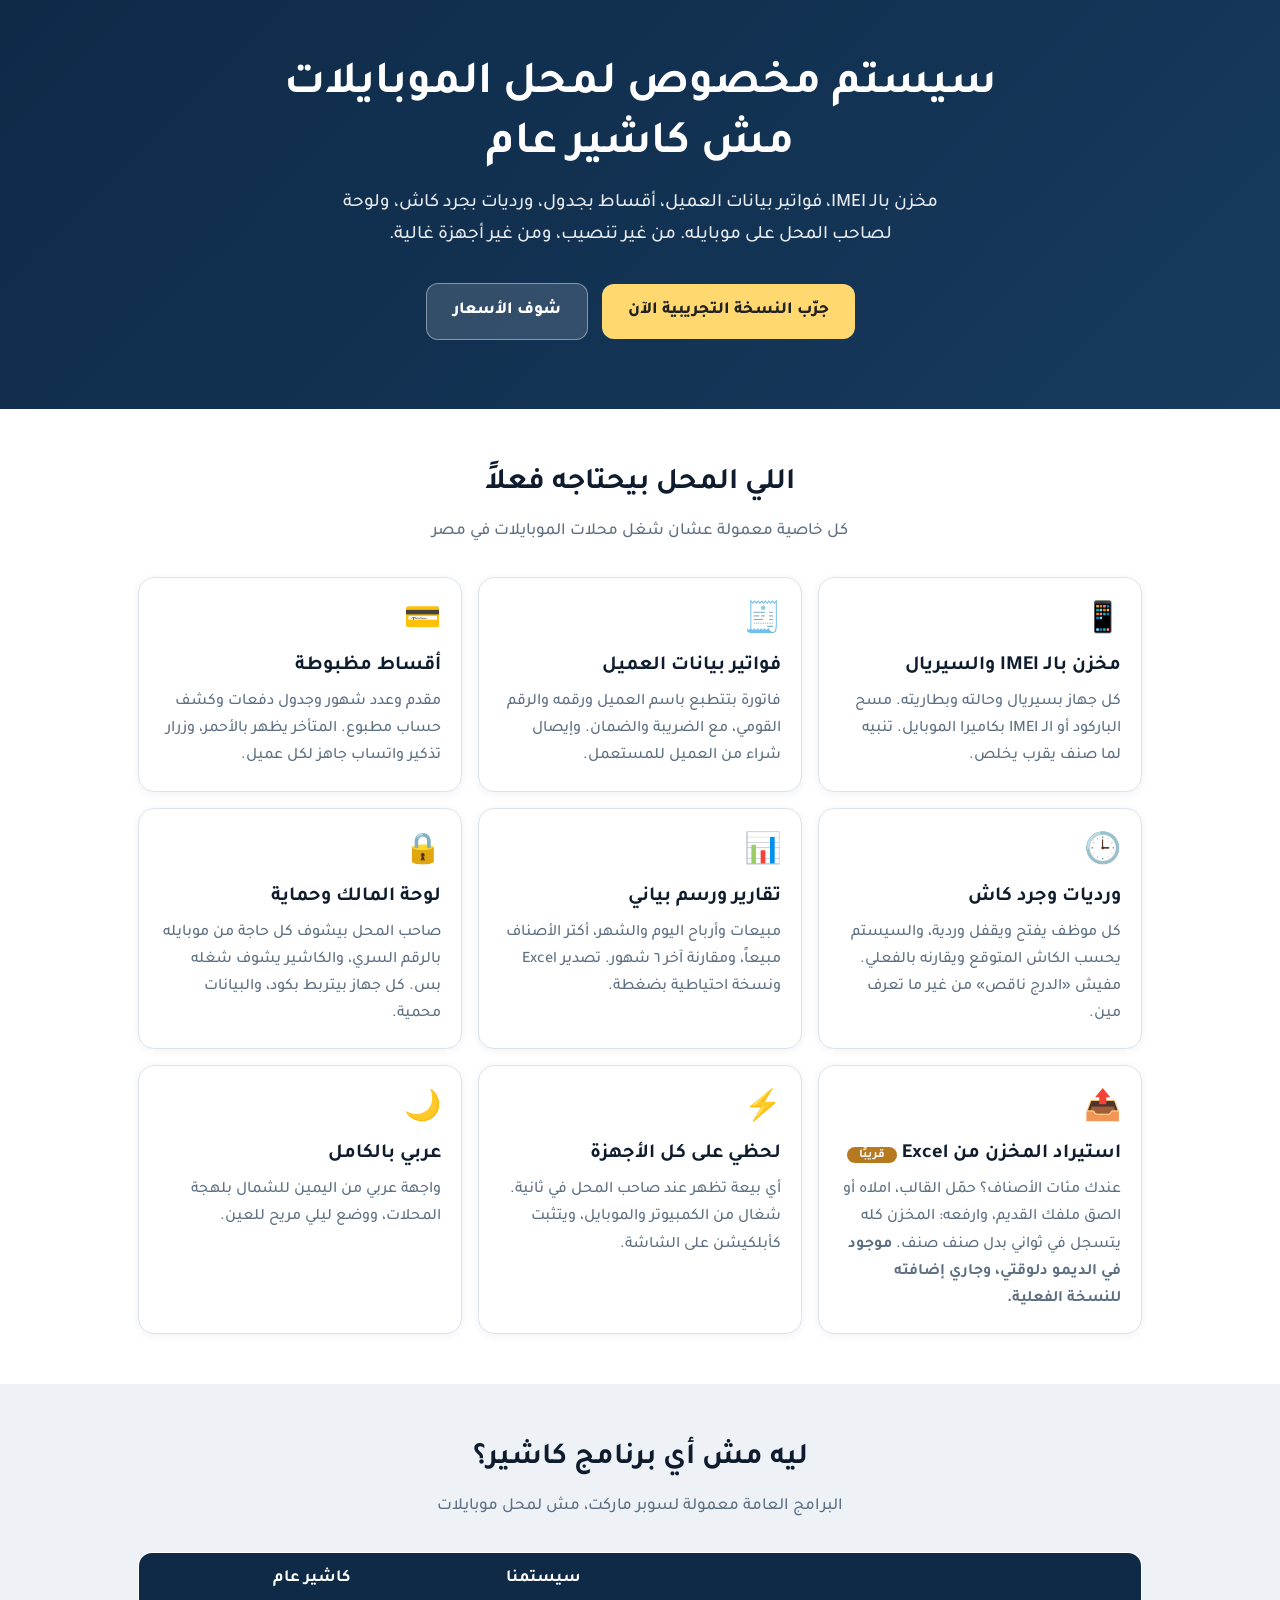
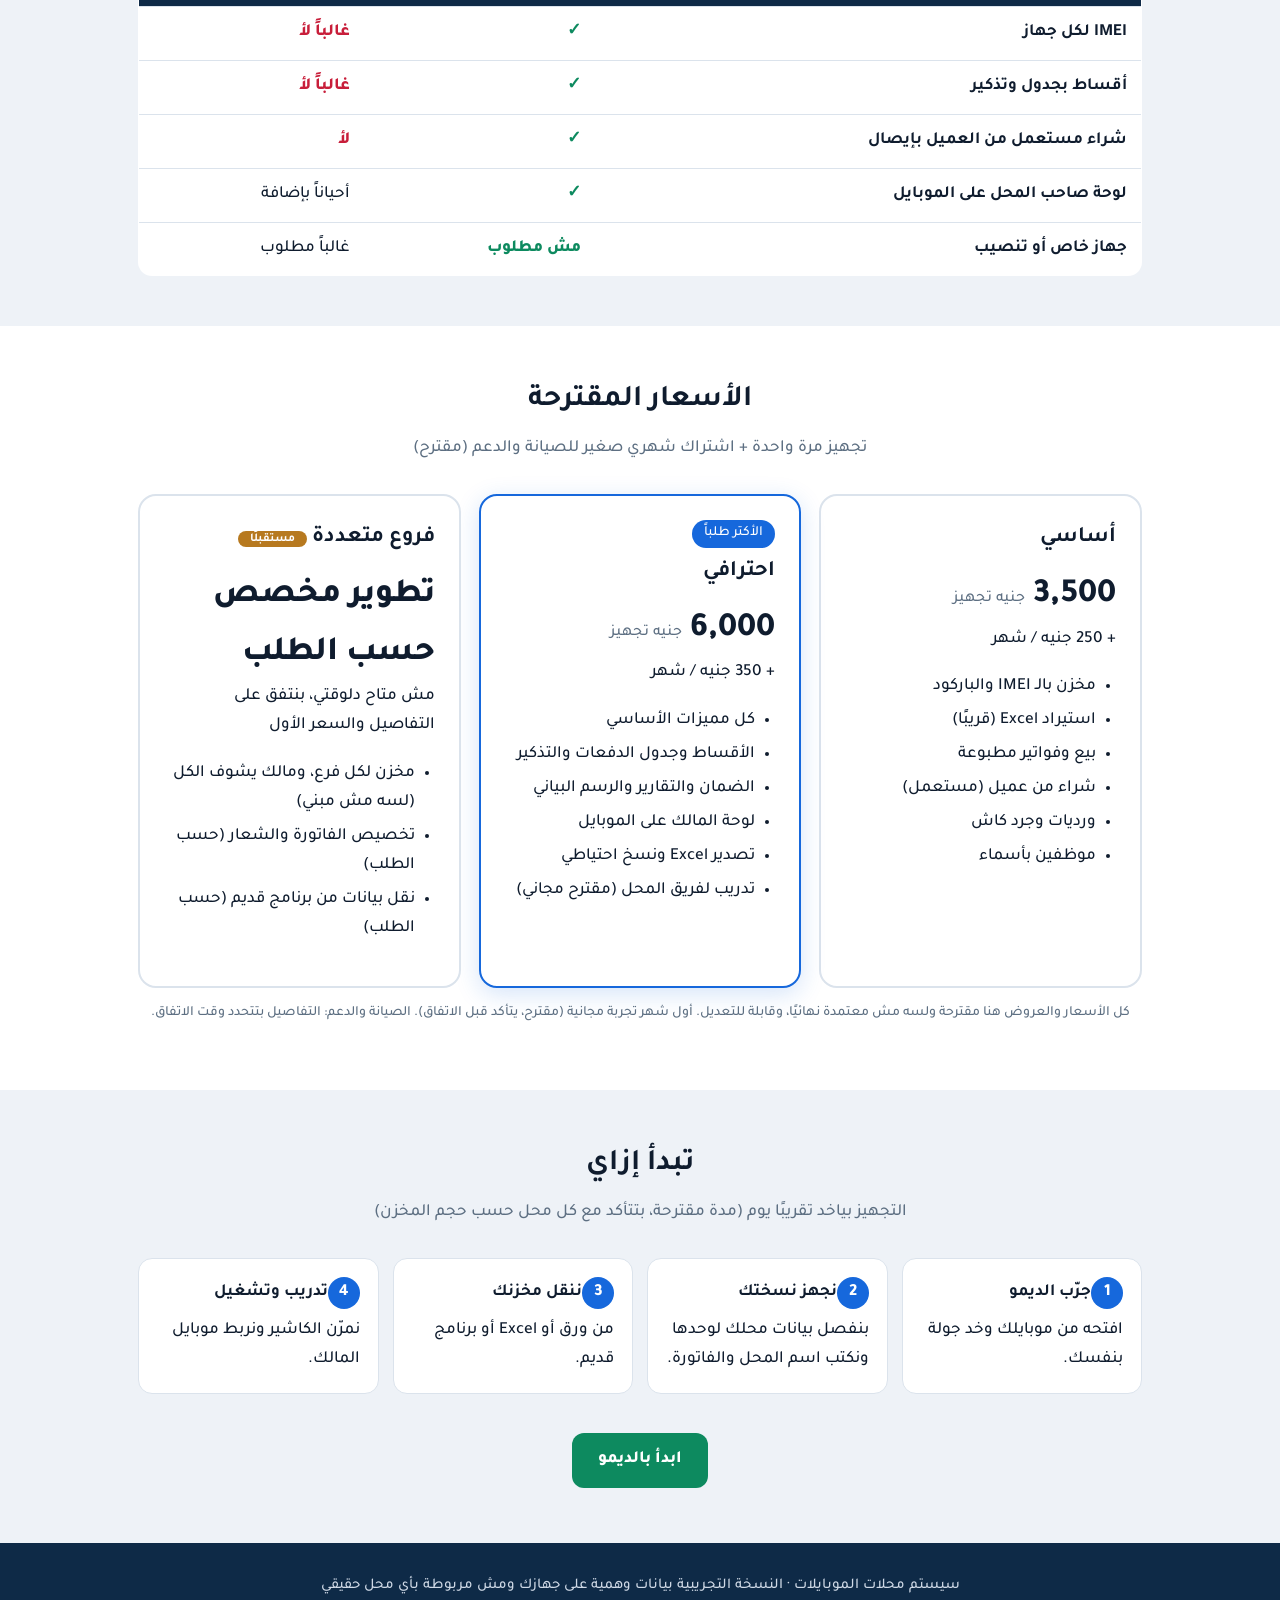
<file: index.html>
<!doctype html>
<html lang="ar" dir="rtl">
<head>
<meta charset="utf-8">
<meta name="viewport" content="width=device-width,initial-scale=1">
<title>سيستم محلات الموبايلات: مخزن، IMEI، أقساط، ورديات</title>
<meta name="description" content="سيستم إدارة مخصوص لمحلات الموبايلات في مصر: مخزن بالسيريال، فواتير، أقساط، ورديات، تقارير ولوحة للمالك. يشتغل من أي موبايل أو كمبيوتر.">
<meta name="theme-color" content="#0e2a47">
<link rel="stylesheet" href="https://fonts.googleapis.com/css2?family=Tajawal:wght@400;500;700;800&display=swap">
<style>
:root{--navy:#0e2a47;--blue:#1668dc;--green:#0d8a5f;--ink:#0f1c2e;--mute:#5d6f82;--line:#dbe3ec;--bg:#eef2f7}
*{box-sizing:border-box}body{margin:0;font:500 17px/1.7 Tajawal,Tahoma,Arial,sans-serif;color:var(--ink);background:#fff}
a{color:inherit}.wrap{max-width:1040px;margin:0 auto;padding:0 18px}
.hero{background:linear-gradient(135deg,var(--navy),#173a5e);color:#fff;padding:56px 0 64px;text-align:center}
.hero h1{font-size:clamp(28px,5vw,46px);margin:0 0 12px;line-height:1.3}.hero p{margin:0 auto 26px;max-width:640px;opacity:.9;font-size:19px}
.btn{display:inline-block;padding:13px 26px;border-radius:12px;font-weight:800;text-decoration:none;margin:5px;font-size:17px}
.b1{background:#ffd970;color:#222}.b2{background:rgba(255,255,255,.14);color:#fff;border:1px solid rgba(255,255,255,.4)}
.b3{background:var(--green);color:#fff}
section{padding:50px 0}section.alt{background:var(--bg)}
h2{text-align:center;font-size:30px;margin:0 0 8px}.sub{text-align:center;color:var(--mute);margin:0 0 30px}
.grid{display:grid;grid-template-columns:repeat(auto-fit,minmax(250px,1fr));gap:16px}
.card{background:#fff;border:1px solid var(--line);border-radius:16px;padding:20px;box-shadow:0 2px 10px rgba(15,40,80,.06)}
.card h3{margin:0 0 6px;font-size:20px}.card p{margin:0;color:var(--mute);font-size:16px}.ic{font-size:30px}
.plans{display:grid;grid-template-columns:repeat(auto-fit,minmax(260px,1fr));gap:18px;align-items:stretch}
.plan{background:#fff;border:2px solid var(--line);border-radius:18px;padding:24px;display:flex;flex-direction:column}
.plan.top{border-color:var(--blue);box-shadow:0 6px 24px rgba(22,104,220,.18)}
.plan h3{margin:0;font-size:22px}.price{font-size:34px;font-weight:800;margin:10px 0 0}.price small{font-size:16px;color:var(--mute);font-weight:500}
.plan ul{padding:0 20px 0 0;margin:14px 0;flex:1}.plan li{margin:5px 0}
.tag{background:var(--blue);color:#fff;border-radius:99px;padding:2px 12px;font-size:14px;align-self:flex-start;margin-bottom:6px}
.steps{display:grid;grid-template-columns:repeat(auto-fit,minmax(200px,1fr));gap:14px;counter-reset:s}
.step{background:#fff;border-radius:14px;padding:18px;border:1px solid var(--line)}.step:before{counter-increment:s;content:counter(s);display:inline-flex;width:32px;height:32px;border-radius:50%;background:var(--blue);color:#fff;align-items:center;justify-content:center;font-weight:800;margin-bottom:8px}
.cmp{width:100%;border-collapse:collapse;background:#fff;border-radius:14px;overflow:hidden;border:1px solid var(--line)}
.cmp th,.cmp td{padding:12px 14px;text-align:right;border-bottom:1px solid var(--line)}.cmp th{background:var(--navy);color:#fff}.cmp td:first-child{font-weight:700}
.y{color:var(--green);font-weight:800}.n{color:#c81e3a;font-weight:800}
.note{color:var(--mute);font-size:14px;text-align:center;margin-top:14px}
footer{background:var(--navy);color:#cfd9e6;text-align:center;padding:30px 0;font-size:15px}
.cta{text-align:center}
</style>
</head>
<body>
<header class="hero"><div class="wrap">
  <h1>سيستم مخصوص لمحل الموبايلات<br>مش كاشير عام</h1>
  <p>مخزن بالـ IMEI، فواتير بيانات العميل، أقساط بجدول، ورديات بجرد كاش، ولوحة لصاحب المحل على موبايله. من غير تنصيب، ومن غير أجهزة غالية.</p>
  <a class="btn b1" href="demo/">جرّب النسخة التجريبية الآن</a>
  <a class="btn b2" href="#pricing">شوف الأسعار</a>
  <a class="btn b2 wa-cta" id="waTop" href="#" style="display:none">كلمنا واتساب</a>
</div></header>

<section><div class="wrap">
  <h2>اللي المحل بيحتاجه فعلاً</h2><p class="sub">كل خاصية معمولة عشان شغل محلات الموبايلات في مصر</p>
  <div class="grid">
    <div class="card"><div class="ic">📱</div><h3>مخزن بالـ IMEI والسيريال</h3><p>كل جهاز بسيريال وحالته وبطاريته. مسح الباركود أو الـ IMEI بكاميرا الموبايل. تنبيه لما صنف يقرب يخلص.</p></div>
    <div class="card"><div class="ic">🧾</div><h3>فواتير بيانات العميل</h3><p>فاتورة بتتطبع باسم العميل ورقمه والرقم القومي، مع الضريبة والضمان. وإيصال شراء من العميل للمستعمل.</p></div>
    <div class="card"><div class="ic">💳</div><h3>أقساط مظبوطة</h3><p>مقدم وعدد شهور وجدول دفعات وكشف حساب مطبوع. المتأخر يظهر بالأحمر، وزرار تذكير واتساب جاهز لكل عميل.</p></div>
    <div class="card"><div class="ic">🕒</div><h3>ورديات وجرد كاش</h3><p>كل موظف يفتح ويقفل وردية، والسيستم يحسب الكاش المتوقع ويقارنه بالفعلي. مفيش «الدرج ناقص» من غير ما تعرف مين.</p></div>
    <div class="card"><div class="ic">📊</div><h3>تقارير ورسم بياني</h3><p>مبيعات وأرباح اليوم والشهر، أكتر الأصناف مبيعاً، ومقارنة آخر ٦ شهور. تصدير Excel ونسخة احتياطية بضغطة.</p></div>
    <div class="card"><div class="ic">🔒</div><h3>لوحة المالك وحماية</h3><p>صاحب المحل بيشوف كل حاجة من موبايله بالرقم السري، والكاشير يشوف شغله بس. كل جهاز بيتربط بكود، والبيانات محمية.</p></div>
    <div class="card"><div class="ic">📤</div><h3>استيراد المخزن من Excel <span class="tag" style="font-size:12px;background:#b7791f">قريبًا</span></h3><p>عندك مئات الأصناف؟ حمّل القالب، املاه أو الصق ملفك القديم، وارفعه: المخزن كله يتسجل في ثواني بدل صنف صنف. <b>موجود في الديمو دلوقتي، وجاري إضافته للنسخة الفعلية.</b></p></div>
    <div class="card"><div class="ic">⚡</div><h3>لحظي على كل الأجهزة</h3><p>أي بيعة تظهر عند صاحب المحل في ثانية. شغال من الكمبيوتر والموبايل، ويتثبت كأبلكيشن على الشاشة.</p></div>
    <div class="card"><div class="ic">🌙</div><h3>عربي بالكامل</h3><p>واجهة عربي من اليمين للشمال بلهجة المحلات، ووضع ليلي مريح للعين.</p></div>
  </div>
</div></section>

<section class="alt"><div class="wrap">
  <h2>ليه مش أي برنامج كاشير؟</h2><p class="sub">البرامج العامة معمولة لسوبر ماركت، مش لمحل موبايلات</p>
  <table class="cmp"><thead><tr><th></th><th>سيستمنا</th><th>كاشير عام</th></tr></thead><tbody>
    <tr><td>IMEI لكل جهاز</td><td class="y">✓</td><td class="n">غالباً لأ</td></tr>
    <tr><td>أقساط بجدول وتذكير</td><td class="y">✓</td><td class="n">غالباً لأ</td></tr>
    <tr><td>شراء مستعمل من العميل بإيصال</td><td class="y">✓</td><td class="n">لأ</td></tr>
    <tr><td>لوحة صاحب المحل على الموبايل</td><td class="y">✓</td><td>أحياناً بإضافة</td></tr>
    <tr><td>جهاز خاص أو تنصيب</td><td class="y">مش مطلوب</td><td>غالباً مطلوب</td></tr>
  </tbody></table>
</div></section>

<section id="pricing"><div class="wrap">
  <h2>الأسعار المقترحة</h2><p class="sub">تجهيز مرة واحدة + اشتراك شهري صغير للصيانة والدعم (مقترح)</p>
  <div class="plans">
    <div class="plan"><h3>أساسي</h3><div class="price">3,500 <small>جنيه تجهيز</small></div><div>+ 250 جنيه / شهر</div>
      <ul><li>مخزن بالـ IMEI والباركود</li><li>استيراد Excel (قريبًا)</li><li>بيع وفواتير مطبوعة</li><li>شراء من عميل (مستعمل)</li><li>ورديات وجرد كاش</li><li>موظفين بأسماء</li></ul></div>
    <div class="plan top"><span class="tag">الأكتر طلباً</span><h3>احترافي</h3><div class="price">6,000 <small>جنيه تجهيز</small></div><div>+ 350 جنيه / شهر</div>
      <ul><li>كل مميزات الأساسي</li><li>الأقساط وجدول الدفعات والتذكير</li><li>الضمان والتقارير والرسم البياني</li><li>لوحة المالك على الموبايل</li><li>تصدير Excel ونسخ احتياطي</li><li>تدريب لفريق المحل (مقترح مجاني)</li></ul></div>
    <div class="plan"><h3>فروع متعددة <span class="tag" style="font-size:12px;background:#b7791f">مستقبلًا</span></h3><div class="price">تطوير مخصص حسب الطلب</div><div>مش متاح دلوقتي، بنتفق على التفاصيل والسعر الأول</div>
      <ul><li>مخزن لكل فرع، ومالك يشوف الكل (لسه مش مبني)</li><li>تخصيص الفاتورة والشعار (حسب الطلب)</li><li>نقل بيانات من برنامج قديم (حسب الطلب)</li></ul></div>
  </div>
  <p class="note">كل الأسعار والعروض هنا مقترحة ولسه مش معتمدة نهائيًا، وقابلة للتعديل. أول شهر تجربة مجانية (مقترح، يتأكد قبل الاتفاق). الصيانة والدعم: التفاصيل بتتحدد وقت الاتفاق.</p>
</div></section>

<section class="alt"><div class="wrap">
  <h2>تبدأ إزاي</h2><p class="sub">التجهيز بياخد تقريبًا يوم (مدة مقترحة، بتتأكد مع كل محل حسب حجم المخزن)</p>
  <div class="steps">
    <div class="step"><b>جرّب الديمو</b><br>افتحه من موبايلك وخد جولة بنفسك.</div>
    <div class="step"><b>نجهز نسختك</b><br>بنفصل بيانات محلك لوحدها ونكتب اسم المحل والفاتورة.</div>
    <div class="step"><b>ننقل مخزنك</b><br>من ورق أو Excel أو برنامج قديم.</div>
    <div class="step"><b>تدريب وتشغيل</b><br>نمرّن الكاشير ونربط موبايل المالك.</div>
  </div>
  <div class="cta" style="margin-top:34px"><a class="btn b3" href="demo/">ابدأ بالديمو</a> <a class="btn b3 wa-cta" id="waBot" href="#" style="display:none">كلمنا واتساب</a></div>
</div></section>

<footer><div class="wrap">سيستم محلات الموبايلات · النسخة التجريبية بيانات وهمية على جهازك ومش مربوطة بأي محل حقيقي</div></footer>
<script>
/* حط رقم واتساب بالصيغة الدولية بدون + (مثال: 2010xxxxxxxx) عشان يظهر زرار التواصل */
var WA_NUMBER = '';
if (WA_NUMBER) document.querySelectorAll('.wa-cta').forEach(function (a) {
  a.href = 'https://wa.me/' + WA_NUMBER + '?text=' + encodeURIComponent('أهلاً، عايز أعرف أكتر عن سيستم محلات الموبايلات');
  a.style.display = 'inline-block';
});
</script>
</body>
</html>
</file>
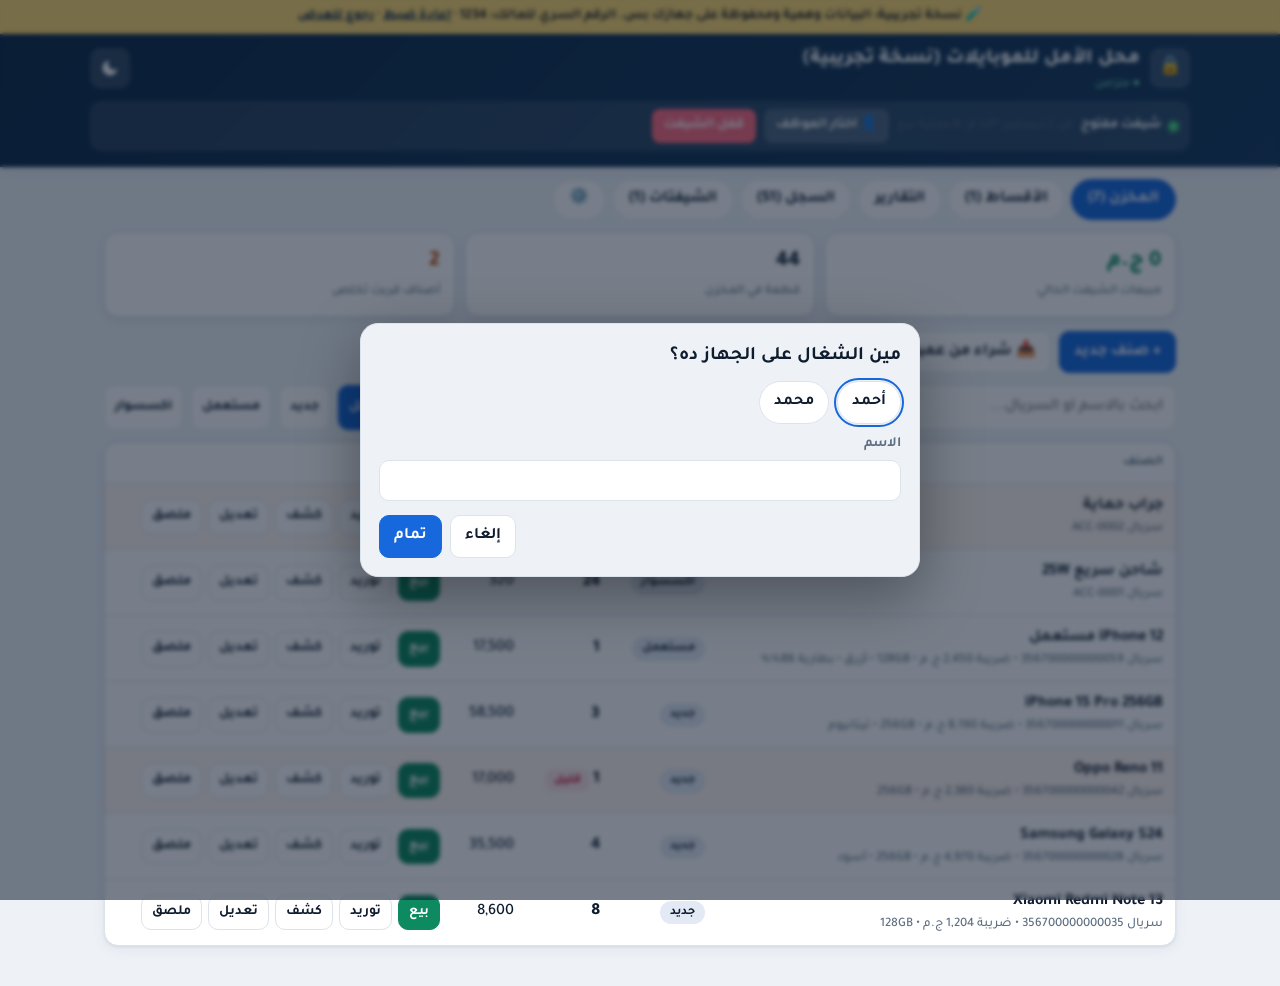
<file: demo/index.html>
<!doctype html>
<html lang="ar" dir="rtl">
<head>
<meta charset="utf-8">
<meta name="viewport" content="width=device-width, initial-scale=1, viewport-fit=cover">
<meta name="theme-color" content="#0e2a47">
<title>سيستم المحل</title>
<link rel="manifest" href="manifest.webmanifest">
<link rel="icon" type="image/png" sizes="192x192" href="icons/icon-192.png">
<link rel="apple-touch-icon" href="icons/icon-192.png">
<meta name="apple-mobile-web-app-capable" content="yes">
<meta name="apple-mobile-web-app-status-bar-style" content="black-translucent">
<link rel="preconnect" href="https://fonts.googleapis.com">
<link rel="preconnect" href="https://fonts.gstatic.com" crossorigin>
<link href="https://fonts.googleapis.com/css2?family=Tajawal:wght@400;500;700;800&display=swap" rel="stylesheet">
<link rel="stylesheet" href="styles.css?v=5">
</head>
<body>
<div id="demoBar" style="background:#ffd970;color:#222;text-align:center;padding:6px 10px;font-weight:700;font-size:14px">🧪 نسخة تجريبية: البيانات وهمية ومحفوظة على جهازك بس. الرقم السري للمالك: 1234 · <a href="#" onclick="DB.reset();return false" style="color:#0e2a47">إعادة ضبط</a> · <a href="../" style="color:#0e2a47">رجوع للعرض</a></div>

<div id="boot"><div class="bootbox"><div class="spin"></div><div id="bootMsg">جاري التحميل...</div></div></div>

<header class="topbar">
  <div class="tb-main">
    <button id="ownerBtn" class="tb-btn" title="دخول المالك">🔒</button>
    <div class="tb-title">
      <h1 id="shopTitle">سيستم المحل</h1>
      <div id="sync" class="sync">جاري الاتصال...</div>
    </div>
    <button id="installBtn" class="tb-btn hidden" title="تثبيت التطبيق">⬇️</button>
    <button id="themeBtn" class="tb-btn" title="الوضع الليلي"><svg class="ic-moon" viewBox="0 0 24 24" width="20" height="20" fill="currentColor" aria-hidden="true"><path d="M21 12.8A9 9 0 1 1 11.2 3a7 7 0 0 0 9.8 9.8z"/></svg><svg class="ic-sun" viewBox="0 0 24 24" width="20" height="20" fill="none" stroke="currentColor" stroke-width="2" stroke-linecap="round" aria-hidden="true"><circle cx="12" cy="12" r="4.2" fill="currentColor" stroke="none"/><path d="M12 2.5V5M12 19v2.5M2.5 12H5M19 12h2.5M5.2 5.2 7 7M17 17l1.8 1.8M18.8 5.2 17 7M7 17l-1.8 1.8"/></svg></button>
  </div>
  <div id="shiftBar" class="shiftbar"></div>
</header>

<div id="msg" class="msg"></div>

<nav class="tabs" id="tabs"></nav>

<main id="main" class="wrap"></main>

<div id="toasts"></div>

<!-- صنف: إضافة/تعديل -->
<dialog id="dItem" class="dlg">
  <h3 id="dItemT">صنف جديد</h3>
  <div class="form">
    <label>اسم الصنف<input id="fName" placeholder="مثال: Samsung A54"></label>
    <div class="grid2">
      <label>النوع<select id="fCat"><option value="new">جديد</option><option value="used">مستعمل</option><option value="acc">اكسسوار</option></select></label>
      <label>الكمية<input id="fQty" type="number" min="0" inputmode="numeric"></label>
    </div>
    <div class="grid2">
      <label>سعر الشراء<input id="fBuy" type="number" min="0" inputmode="decimal"></label>
      <label>سعر البيع<input id="fSell" type="number" min="0" inputmode="decimal"></label>
    </div>
    <div class="grid2">
      <label>حد التنبيه (الكمية)<input id="fMin" type="number" min="0" inputmode="numeric" value="2"></label>
      <label id="fTaxBox">ضريبة الجهاز (ج.م)
        <div class="rowgap"><input id="fTaxAmt" type="number" min="0" inputmode="decimal"><button type="button" id="calcTax" class="mini">احسب</button></div>
      </label>
    </div>
    <div class="grid2">
      <label>المواصفات<input id="fSpec" placeholder="128GB / 8GB"></label>
      <label>اللون<input id="fColor"></label>
    </div>
    <div class="grid2">
      <label>البطارية %<input id="fBat" type="number" min="0" max="100" inputmode="numeric"></label>
      <label>المورد<input id="fSup"></label>
    </div>
    <label id="fImeiBox">السريال / IMEI
      <div class="rowgap"><input id="fImei" inputmode="numeric"><button type="button" id="fImeiScan" class="mini">📷 مسح</button></div>
    </label>
    <div id="multiBox" class="hidden">
      <label>أرقام السريال (<span id="multiN"></span> جهاز، رقم في كل سطر)<textarea id="fImeis" rows="4" inputmode="numeric"></textarea></label>
    </div>
    <label>ملاحظات<input id="fNote"></label>
  </div>
  <div class="dlg-msg" id="itemMsg"></div>
  <div class="dlg-actions">
    <button id="itemDel" class="danger hidden">حذف الصنف</button>
    <span class="sp"></span>
    <button id="itemCancel">إلغاء</button>
    <button id="itemSave" class="pri">حفظ</button>
  </div>
</dialog>

<!-- بيع / توريد -->
<dialog id="dMove" class="dlg">
  <h3 id="dMoveT">بيع</h3>
  <div id="dMoveInfo" class="note"></div>
  <div class="form">
    <div class="grid2">
      <label>الكمية<input id="mQty" type="number" min="1" inputmode="numeric"></label>
      <label id="mPriceL"><span id="mPriceLT">سعر البيع للقطعة</span><input id="mPrice" type="number" min="0" inputmode="decimal"></label>
    </div>
    <div id="taxBox" class="grid2">
      <label>ضريبة الجهاز (ج.م)<input id="bTaxAmt" type="number" min="0" inputmode="decimal"></label>
      <label>الضمان (شهور)<input id="bWarranty" type="number" min="0" max="36" inputmode="numeric" value="0"></label>
    </div>
    <div id="sumLine" class="sumline"></div>
    <div id="buyer">
      <div class="sec-t">بيانات المشتري</div>
      <div class="grid2">
        <label>الاسم<input id="bName"></label>
        <label>التليفون<input id="bPhone" inputmode="tel"></label>
      </div>
      <div class="grid2">
        <label>الرقم القومي<input id="bNid" inputmode="numeric"></label>
        <label>العنوان<input id="bAddr"></label>
      </div>
      <div class="sec-t">طريقة الدفع</div>
      <div class="payrow">
        <label class="radio"><input type="radio" name="paym" value="cash" checked> كاش كامل</label>
        <label class="radio"><input type="radio" name="paym" value="inst"> تقسيط</label>
      </div>
      <div id="instBox" class="hidden">
        <div class="grid2">
          <label>المقدم (ج.م)<input id="bDown" type="number" min="0" inputmode="decimal"></label>
          <label>عدد الشهور<input id="bMonths" type="number" min="1" max="36" inputmode="numeric" value="6"></label>
        </div>
        <label>تاريخ أول قسط<input id="bFirstDue" type="date"></label>
        <div id="instCalc" class="sumline"></div>
      </div>
    </div>
  </div>
  <div class="dlg-msg" id="moveMsg"></div>
  <div class="dlg-actions">
    <span class="sp"></span>
    <button id="moveCancel">إلغاء</button>
    <button id="moveOk" class="sell">تأكيد البيع</button>
  </div>
</dialog>

<!-- شراء من عميل -->
<dialog id="dBuy" class="dlg">
  <h3>شراء موبايل من عميل</h3>
  <div class="form">
    <div class="sec-t">بيانات البائع (العميل)</div>
    <div class="grid2">
      <label>الاسم<input id="sName"></label>
      <label>التليفون<input id="sPhone" inputmode="tel"></label>
    </div>
    <div class="grid2">
      <label>الرقم القومي<input id="sNid" inputmode="numeric"></label>
      <label>العنوان<input id="sAddr"></label>
    </div>
    <div class="sec-t">بيانات الجهاز</div>
    <label>اسم الموبايل<input id="sDev" placeholder="مثال: iPhone 12"></label>
    <div class="grid2">
      <label>المواصفات<input id="sSpec"></label>
      <label>اللون<input id="sColor"></label>
    </div>
    <div class="grid2">
      <label>البطارية %<input id="sBat" type="number" min="0" max="100"></label>
      <label>السريال / IMEI
        <div class="rowgap"><input id="sImei" inputmode="numeric"><button type="button" id="sImeiScan" class="mini">📷</button></div>
      </label>
    </div>
    <div class="grid2">
      <label>سعر الشراء<input id="sBuy" type="number" min="0" inputmode="decimal"></label>
      <label>سعر البيع المقترح<input id="sSell" type="number" min="0" inputmode="decimal"></label>
    </div>
    <label>ضريبة الجهاز (ج.م)<input id="sTaxAmt" type="number" min="0" inputmode="decimal"></label>
    <label>ملاحظات<input id="sNote"></label>
  </div>
  <div class="dlg-msg" id="buyMsg"></div>
  <div class="dlg-actions">
    <span class="sp"></span>
    <button id="buyCancel">إلغاء</button>
    <button id="buyOk" class="pri">تسجيل الشراء</button>
  </div>
</dialog>

<!-- فاتورة / إيصال -->
<dialog id="dInv" class="dlg wide">
  <div id="invBox" class="paper"></div>
  <div class="dlg-msg prMsg"></div>
  <div class="dlg-actions">
    <span class="sp"></span>
    <button id="invClose">إغلاق</button>
    <button id="invPrint" class="pri">🖨️ طباعة</button>
  </div>
</dialog>

<!-- ملصق -->
<dialog id="dLbl" class="dlg wide">
  <div id="lblBox" class="paper"></div>
  <div class="dlg-msg prMsg"></div>
  <div class="dlg-actions">
    <span class="sp"></span>
    <button id="lblClose">إغلاق</button>
    <button id="lblPrint" class="pri">🖨️ طباعة</button>
  </div>
</dialog>

<!-- تقرير شيفت -->
<dialog id="dShift" class="dlg wide">
  <div id="shBox" class="paper"></div>
  <div id="shCloseIn" class="form">
    <div class="grid2">
      <label>الكاش الفعلي المعدود<input id="shCount" type="number" inputmode="decimal"></label>
      <label>ملاحظات القفل<input id="shCloseNote"></label>
    </div>
  </div>
  <div class="dlg-msg prMsg"></div>
  <div class="dlg-actions">
    <button id="shCloseOk" class="danger">قفل الشيفت</button>
    <span class="sp"></span>
    <button id="shShut">إغلاق</button>
    <button id="shPrint" class="pri">🖨️ طباعة</button>
  </div>
</dialog>

<!-- فتح شيفت -->
<dialog id="dShOpen" class="dlg">
  <h3>فتح شيفت جديد</h3>
  <div class="form">
    <label>الكاش في الدرج<input id="shCash" type="number" min="0" inputmode="decimal" value="0"></label>
    <label>ملاحظات<input id="shNote"></label>
  </div>
  <div class="dlg-msg" id="shOpenMsg"></div>
  <div class="dlg-actions">
    <span class="sp"></span>
    <button id="shOpenCancel">إلغاء</button>
    <button id="shOpenOk" class="pri">فتح الشيفت</button>
  </div>
</dialog>

<!-- PIN المالك -->
<dialog id="dPin" class="dlg">
  <h3 id="pinT">دخول المالك</h3>
  <div class="form">
    <label>الرقم السري<input id="pin1" type="password" inputmode="numeric" autocomplete="off"></label>
    <label id="pin2Box">تأكيد الرقم السري<input id="pin2" type="password" inputmode="numeric" autocomplete="off"></label>
  </div>
  <div class="dlg-msg" id="pinMsg"></div>
  <div class="dlg-actions">
    <span class="sp"></span>
    <button id="pinCancel">إلغاء</button>
    <button id="pinOk" class="pri">دخول</button>
  </div>
</dialog>

<!-- اختيار الموظف -->
<dialog id="dWho" class="dlg">
  <h3>مين الشغال على الجهاز ده؟</h3>
  <div id="whoList" class="chips"></div>
  <div class="form"><label>الاسم<input id="whoName"></label></div>
  <div class="dlg-actions">
    <span class="sp"></span>
    <button id="whoCancel">إلغاء</button>
    <button id="whoOk" class="pri">تمام</button>
  </div>
</dialog>

<!-- ربط الجهاز -->
<dialog id="dLink" class="dlg">
  <h3>🔐 ربط الجهاز بالمحل</h3>
  <p class="note">عشان حماية بيانات المحل والعملاء، كل جهاز بيتربط مرة واحدة بكود. اكتب كود الكاشير على أجهزة المحل، أو كود المالك على موبايل صاحب المحل.</p>
  <div class="form"><label>كود الجهاز<input id="linkPw" type="password" autocomplete="off" placeholder="مثال: ab12-cd34-ef56"></label></div>
  <div class="msg" id="linkMsg"></div>
  <div class="dlg-actions">
    <span class="sp"></span>
    <button id="linkOk" class="pri">ربط الجهاز</button>
  </div>
</dialog>

<!-- الإعدادات -->
<dialog id="dSet" class="dlg">
  <h3>إعدادات المحل</h3>
  <div class="form">
    <label>اسم المحل<input id="tName"></label>
    <label>بيانات الفاتورة (تليفون/عنوان)<input id="tInfo"></label>
    <div class="grid2">
      <label>نسبة الضريبة %<input id="tVat" type="number" min="0" inputmode="decimal"></label>
      <label>بادئة الباركود<input id="tPre"></label>
    </div>
    <label>أسماء الموظفين (افصل بفاصلة)<input id="tStaff" placeholder="أحمد، محمود"></label>
    <button id="tPinChange" class="hidden">تغيير الرقم السري للمالك</button>
  </div>
  <div class="dlg-actions">
    <span class="sp"></span>
    <button id="setCancel">إلغاء</button>
    <button id="setOk" class="pri">حفظ</button>
  </div>
</dialog>

<!-- تسجيل قسط -->
<dialog id="dPay" class="dlg">
  <h3 id="dPayT">تسجيل قسط</h3>
  <div id="dPayInfo" class="note"></div>
  <div class="form">
    <label>المبلغ المدفوع<input id="pAmount" type="number" min="0" inputmode="decimal"></label>
    <label>ملاحظات<input id="pNote"></label>
  </div>
  <div class="dlg-msg" id="payMsg"></div>
  <div class="dlg-actions">
    <span class="sp"></span>
    <button id="payCancel">إلغاء</button>
    <button id="payOk" class="pri">تسجيل</button>
  </div>
</dialog>

<!-- كشف خطة تقسيط -->
<dialog id="dPlan" class="dlg wide">
  <div id="planBox" class="paper"></div>
  <div class="dlg-msg prMsg"></div>
  <div class="dlg-actions">
    <span class="sp"></span>
    <button id="planClose">إغلاق</button>
    <button id="planPrint" class="pri">🖨️ طباعة</button>
  </div>
</dialog>

<!-- كاميرا المسح -->
<dialog id="dScan" class="dlg">
  <h3>مسح باركود / سريال</h3>
  <video id="scanVideo" playsinline muted></video>
  <div class="dlg-msg" id="scanMsg">وجّه الكاميرا ناحية الباركود...</div>
  <div class="dlg-actions">
    <span class="sp"></span>
    <button id="scanCancel">إلغاء</button>
  </div>
</dialog>

<!-- عرض صنف -->
<dialog id="dDetail" class="dlg wide">
  <div id="detailBox"></div>
  <div class="dlg-actions">
    <span class="sp"></span>
    <button id="detailClose">إغلاق</button>
  </div>
</dialog>

<div id="printRoot"></div>

<dialog id="dImport" class="dlg">
  <h3>📤 استيراد المخزن من Excel</h3>
  <p class="note">بدل ما تسجل كل صنف لوحده: حمّل القالب، املاه ببضاعتك (أو ألصق من ملفك القديم)، وارفعه. بيقبل Excel وCSV لحد 5000 صنف في المرة.</p>
  <div class="act"><button id="impTpl" class="xls">تحميل القالب</button></div>
  <div class="form"><label>اختار الملف<input id="impFile" type="file" accept=".xlsx,.xls,.csv"></label></div>
  <div id="impSum" class="note"></div>
  <div class="dlg-actions"><span class="sp"></span><button id="impCancel">إلغاء</button><button id="impOk" class="pri" disabled>استيراد</button></div>
</dialog>
<script src="https://cdn.sheetjs.com/xlsx-0.20.2/package/dist/xlsx.full.min.js"></script>
<script src="config.js"></script>
<script src="db.js"></script>
<script src="app.js?v=5"></script>
</body>
</html>
</file>
<file: demo/styles.css>
:root{
  --hd:#0e2a47;--bg:#eef2f7;--surf:#ffffff;--ink:#0f1c2e;--mute:#5d6f82;--line:#dbe3ec;
  --acc:#1668dc;--acc-ink:#fff;--ok:#0d8a5f;--okbg:#dcf5ea;--warn:#c24e0c;--warnbg:#fde9db;
  --red:#c81e3a;--redbg:#fbe1e6;--chip:#e3eaf5;--gold:#b8860b;
  --rad:14px;--shadow:0 1px 3px rgba(15,40,80,.08),0 4px 14px rgba(15,40,80,.06);
  box-sizing:border-box;
  padding-top:env(safe-area-inset-top,0px);padding-bottom:env(safe-area-inset-bottom,0px);
}
@media (prefers-color-scheme:dark){:root:not([data-theme="light"]){
  --hd:#081420;--bg:#0d141d;--surf:#16202c;--ink:#e9eff6;--mute:#8fa0b1;--line:#263343;
  --acc:#5b93f5;--acc-ink:#0a1424;--ok:#3fc393;--okbg:#10352a;--warn:#ff9e66;--warnbg:#3d2517;
  --red:#ff6b81;--redbg:#3d1420;--chip:#203044;--shadow:0 1px 3px rgba(0,0,0,.4);color-scheme:dark}}
:root[data-theme="dark"]{
  --hd:#081420;--bg:#0d141d;--surf:#16202c;--ink:#e9eff6;--mute:#8fa0b1;--line:#263343;
  --acc:#5b93f5;--acc-ink:#0a1424;--ok:#3fc393;--okbg:#10352a;--warn:#ff9e66;--warnbg:#3d2517;
  --red:#ff6b81;--redbg:#3d1420;--chip:#203044;--shadow:0 1px 3px rgba(0,0,0,.4);color-scheme:dark}
*{box-sizing:border-box}
html{scroll-padding-top:env(safe-area-inset-top,0px)}
body{margin:0;background:var(--bg);color:var(--ink);font:500 16px/1.55 Tajawal,Tahoma,Arial,sans-serif;-webkit-tap-highlight-color:transparent}
.hidden{display:none!important}

/* Boot */
#boot{position:fixed;inset:0;background:var(--bg);display:flex;align-items:center;justify-content:center;z-index:99}
#boot.off{display:none}
.bootbox{text-align:center;color:var(--mute)}
.spin{width:38px;height:38px;border:4px solid var(--line);border-top-color:var(--acc);border-radius:50%;margin:0 auto 12px;animation:sp 1s linear infinite}
@keyframes sp{to{transform:rotate(360deg)}}

/* Header */
.topbar{background:linear-gradient(135deg,var(--hd),#173a5e);color:#fff;position:sticky;top:0;z-index:20;padding:10px 14px calc(10px + 6px);box-shadow:var(--shadow)}
.tb-main{display:flex;align-items:center;gap:10px;max-width:1100px;margin:0 auto}
.tb-title{flex:1;min-width:0}
.tb-title h1{font-size:20px;font-weight:800;margin:0;white-space:nowrap;overflow:hidden;text-overflow:ellipsis}
.sync{font-size:12px;opacity:.85}
.sync.on{color:#7ef0c0}.sync.off{color:#ffb59a}
.tb-btn{background:rgba(255,255,255,.14);border:0;color:#fff;border-radius:10px;width:40px;height:40px;font-size:18px;cursor:pointer;flex:none}
.tb-btn.on{background:#ffd970;color:#222}
.shiftbar{max-width:1100px;margin:8px auto 0;display:flex;flex-wrap:wrap;align-items:center;gap:8px;background:rgba(255,255,255,.10);border-radius:12px;padding:8px 12px;font-size:14px}
.shiftbar:empty{display:none}
.shiftbar .dot{width:9px;height:9px;border-radius:50%;background:#4ade80;box-shadow:0 0 6px #4ade80;flex:none}
.shiftbar button{border:0;border-radius:8px;padding:6px 12px;font:inherit;font-weight:700;cursor:pointer;background:rgba(255,255,255,.16);color:#fff}
.shiftbar button.pri{background:#fff;color:var(--hd)}
.shiftbar button.danger{background:#ff6b81;color:#fff}
.shiftbar .note{opacity:.75;font-size:13px}

/* Messages */
.msg{max-width:1100px;margin:10px auto 0;padding:0 14px;display:none;font-size:14px}
.msg.show{display:block;background:var(--warnbg);color:var(--warn);border:1px solid currentColor;border-radius:10px;padding:10px 14px;margin:10px 14px 0}
.msg.show.info{background:var(--okbg);color:var(--ok)}
.msg button{margin-inline-start:8px}

/* Tabs */
.tabs{display:flex;gap:6px;overflow-x:auto;max-width:1100px;margin:12px auto 0;padding:0 14px;scrollbar-width:none}
.tabs::-webkit-scrollbar{display:none}
.tabs button{white-space:nowrap;font:inherit;font-weight:700;border:1px solid var(--line);background:var(--surf);color:var(--ink);border-radius:999px;padding:7px 16px;cursor:pointer}
.tabs button.on{background:var(--acc);color:var(--acc-ink);border-color:var(--acc)}

/* Layout */
.wrap{max-width:1100px;margin:12px auto 40px;padding:0 14px}
h3.sec{font-size:16px;margin:18px 0 8px;color:var(--mute)}
.stats{display:grid;grid-template-columns:repeat(auto-fit,minmax(140px,1fr));gap:10px;margin-bottom:14px}
.stat{background:var(--surf);border:1px solid var(--line);border-radius:var(--rad);padding:12px 14px;box-shadow:var(--shadow)}
.stat b{display:block;font-size:22px;font-weight:800}
.stat span{color:var(--mute);font-size:13px}
.stat.warn b{color:var(--warn)}
.stat.ok b{color:var(--ok)}
body:not(.own) .cost{display:none}

.bar{display:flex;flex-wrap:wrap;gap:8px;margin-bottom:12px}
.bar input[type=search]{flex:1 1 180px}
input,select,textarea{font:inherit;color:var(--ink);background:var(--surf);border:1px solid var(--line);border-radius:10px;padding:9px 12px;width:100%}
input:focus-visible,select:focus-visible,button:focus-visible,textarea:focus-visible{outline:2px solid var(--acc);outline-offset:1px}
button{font:inherit;font-weight:700;border:1px solid var(--line);background:var(--surf);color:var(--ink);border-radius:10px;padding:8px 14px;cursor:pointer}
button.pri{background:var(--acc);color:var(--acc-ink);border-color:var(--acc)}
button.sell{background:var(--ok);color:#fff;border-color:var(--ok)}
button.danger{color:var(--red);border-color:var(--red)}
button.warn{background:var(--warnbg);color:var(--warn);border-color:var(--warn)}
button.mini{padding:6px 10px;font-size:14px;white-space:nowrap;width:auto}
button:disabled{opacity:.45;cursor:not-allowed}
.rowgap{display:flex;gap:6px}
.rowgap input{flex:1}

/* Tables */
.tbl{overflow-x:auto;background:var(--surf);border:1px solid var(--line);border-radius:var(--rad);box-shadow:var(--shadow)}
table{border-collapse:collapse;width:100%;min-width:620px}
th,td{padding:10px 12px;text-align:right;border-bottom:1px solid var(--line);vertical-align:middle}
th{font-size:13px;color:var(--mute);font-weight:700}
tr:last-child td{border-bottom:0}
tr.low td{background:color-mix(in srgb,var(--warnbg) 45%,transparent)}
tr.sold td{opacity:.6}
.qty{font-weight:800;font-size:17px}
.note{color:var(--mute);font-size:13px}
.empty{padding:26px;text-align:center;color:var(--mute)}
.chip{display:inline-block;background:var(--chip);border-radius:999px;padding:2px 10px;font-size:12.5px;font-weight:700}
.tag-sold,.tag-out{display:inline-block;border-radius:6px;padding:1px 8px;font-size:12px;font-weight:800}
.tag-sold{background:var(--okbg);color:var(--ok)}
.tag-out{background:var(--redbg);color:var(--red)}
.act{display:flex;flex-wrap:wrap;gap:6px}
.act button{padding:6px 10px;font-size:14px}
.out{color:var(--red)}.inn,.in{color:var(--ok)}

/* Cards (mobile) */
.cards{display:grid;gap:10px}
.icard{background:var(--surf);border:1px solid var(--line);border-radius:var(--rad);padding:12px 14px;box-shadow:var(--shadow)}
.icard .hd{display:flex;justify-content:space-between;gap:8px;align-items:flex-start}
.icard h4{margin:0;font-size:16px}
.icard .prices{display:flex;gap:14px;margin:8px 0;font-size:14px}
.icard .prices b{font-size:16px}
.icard.lowq{border-color:var(--warn)}

/* Feed & alerts */
.feedbox{background:var(--surf);border:1px solid var(--line);border-radius:var(--rad);padding:8px 14px;box-shadow:var(--shadow)}
.fd{padding:8px 0;border-bottom:1px solid var(--line);font-size:14px}
.fd:last-child{border-bottom:0}
.al{border-radius:10px;padding:10px 12px;margin:6px 0;font-size:14px;border:1px solid}
.al.red{background:var(--redbg);color:var(--red);border-color:var(--red)}
.al.amber{background:var(--warnbg);color:var(--warn);border-color:var(--warn)}

/* Progress */
.prog{height:8px;background:var(--chip);border-radius:99px;overflow:hidden;margin:6px 0}
.prog i{display:block;height:100%;background:var(--ok);border-radius:99px}
.prog i.late{background:var(--red)}

/* Dialogs */
.dlg{border:1px solid var(--line);border-radius:18px;background:var(--bg);color:var(--ink);padding:18px;width:min(94vw,560px);max-height:88vh;overflow-y:auto;box-shadow:0 20px 60px rgba(0,0,0,.35)}
.dlg.wide{width:min(94vw,760px)}
.dlg::backdrop{background:rgba(8,20,40,.55);backdrop-filter:blur(2px)}
.dlg h3{margin:0 0 10px;font-size:19px}
.form{display:grid;gap:10px}
.form label{display:grid;gap:4px;font-size:14px;font-weight:700;color:var(--mute)}
.grid2{display:grid;grid-template-columns:1fr 1fr;gap:10px}
.sec-t{font-weight:800;font-size:14px;margin-top:6px;color:var(--ink)}
.dlg-actions{display:flex;gap:8px;margin-top:14px;align-items:center}
.dlg-actions .sp{flex:1}
.dlg-msg{min-height:20px;color:var(--warn);font-size:14px;margin-top:8px}
.sumline{background:var(--chip);border-radius:10px;padding:8px 12px;font-weight:800;font-size:15px}
.payrow{display:flex;gap:16px}
.radio{display:flex;align-items:center;gap:6px;font-weight:700;font-size:15px!important;color:var(--ink)!important}
.radio input{width:auto}
.chips{display:flex;flex-wrap:wrap;gap:8px;margin-bottom:10px}
.chips button{border-radius:999px}
#scanVideo{width:100%;border-radius:12px;background:#000;aspect-ratio:4/3}

/* Invoice paper */
.paper{background:#fff;color:#000;border-radius:10px;padding:16px;font-size:13.5px}
.paper .inv h2{margin:0;text-align:center;font-size:18px}
.paper .inv h3{margin:2px 0 10px;text-align:center;font-weight:500;font-size:14px}
.paper table{border-collapse:collapse;width:100%;margin:5px 0 10px;min-width:0}
.paper th,.paper td{border:1px solid #999;padding:3px 6px;text-align:right;font-size:12px;color:#000}
.paper th{background:#f0f0f0}
.paper .sig{display:flex;justify-content:space-between;margin-top:22px;font-size:12px}
.paper .kv th{width:38%}
.paper b.sec{display:block;margin:8px 0 3px}

/* Toasts */
#toasts{position:fixed;bottom:calc(14px + env(safe-area-inset-bottom,0px));inset-inline:14px;display:grid;gap:8px;z-index:60;pointer-events:none}
.toast{background:#12253d;color:#fff;border-radius:12px;padding:12px 16px;font-size:14px;font-weight:700;box-shadow:0 8px 24px rgba(0,0,0,.3);animation:tin .3s ease}
.toast.warn{background:#7c2d12}
@keyframes tin{from{transform:translateY(16px);opacity:0}}

/* Print */
#printRoot{display:none}
@media print{
  body>*:not(#printRoot){display:none!important}
  #printRoot{display:block!important}
  #printRoot .r{width:min(100%,72mm);margin:0 auto;font-family:Tahoma,Arial,sans-serif;color:#000;font-size:12px}
  #printRoot .r.wide{width:100%}
  #printRoot table{border-collapse:collapse;width:100%;margin:4px 0 8px;min-width:0}
  #printRoot th,#printRoot td{border:1px solid #888;padding:2px 4px;text-align:right;font-size:11px;color:#000}
  #printRoot th{background:#eee}
  #printRoot h2{margin:0;text-align:center;font-size:17px}
  #printRoot h3{margin:0 0 6px;text-align:center;font-weight:500}
  #printRoot .sig{display:flex;justify-content:space-between;margin-top:18px}
  @page{size:auto;margin:3mm}
}

@media (max-width:640px){
  .grid2{grid-template-columns:1fr}
  .tb-title h1{font-size:17px}
  .act button{flex:1}
}

/* Theme toggle icons */
.tb-btn{display:inline-flex;align-items:center;justify-content:center}
.tb-btn svg{flex:none}
.ic-sun{display:none}
:root[data-theme="dark"] .ic-moon{display:none}
:root[data-theme="dark"] .ic-sun{display:inline}
@media (prefers-color-scheme:dark){:root:not([data-theme="light"]) .ic-moon{display:none}:root:not([data-theme="light"]) .ic-sun{display:inline}}

/* WhatsApp reminder button */
a.wa-btn{display:inline-flex;align-items:center;gap:6px;background:#1faa53;border:1px solid #189a49;color:#fff;border-radius:10px;padding:6px 12px;font-weight:700;font-size:14px;text-decoration:none;cursor:pointer}
a.wa-btn:hover{background:#189a49}

/* Excel export buttons */
button.xls{display:inline-flex;align-items:center;gap:8px;background:#107c41;border-color:#0d6b38;color:#fff}
button.xls:hover{background:#0d6b38}
.xls-ic{flex:none}

/* Monthly chart */
.chart{display:flex;gap:8px;background:var(--surf);border:1px solid var(--line);border-radius:var(--rad);padding:14px 10px 10px;box-shadow:var(--shadow)}
.ccol{flex:1;display:flex;flex-direction:column;align-items:center;min-width:0}
.cv{font-size:11px;color:var(--mute);height:16px;white-space:nowrap}
.cbars{display:flex;align-items:flex-end;gap:4px;height:120px;width:100%;justify-content:center}
.cbars i{display:block;width:15px;border-radius:4px 4px 0 0}
.cbars .bs{background:var(--ok)}
.cbars .bp{background:var(--gold)}
.cl{font-size:13px;font-weight:700;margin-top:4px}
.legend{display:flex;gap:16px;margin:6px 0 4px;color:var(--mute);font-size:13px}
.legend span{display:inline-flex;align-items:center;gap:5px}
.legend .dot{display:inline-block;width:10px;height:10px;border-radius:3px}
.dot.bs{background:var(--ok)}
.dot.bp{background:var(--gold)}
@media print{.chart{box-shadow:none}}

/* Mobile: items as cards, sell button always visible */
@media (max-width:640px){
  .tbl:has(.itbl){overflow:visible;background:none;border:0;box-shadow:none}
  .itbl{min-width:0!important}
  .itbl,.itbl tbody,.itbl tr,.itbl td{display:block;width:100%}
  .itbl tr{overflow:hidden}
  .itbl thead{display:none}
  .itbl tr{background:var(--surf);border:1px solid var(--line);border-radius:var(--rad);padding:12px 14px;margin-bottom:10px;box-shadow:var(--shadow)}
  .itbl td{border:0;padding:2px 0}
  .itbl td:nth-child(2),.itbl td:nth-child(3),.itbl td:nth-child(4),.itbl td:nth-child(5){display:inline-block;width:auto;margin-inline-end:14px;font-size:15px}
  .itbl td:nth-child(3):before{content:"الكمية: ";color:var(--mute)}
  .itbl td:nth-child(4):before{content:"الشراء: ";color:var(--mute)}
  .itbl td:nth-child(5):before{content:"البيع: ";color:var(--mute)}
  .itbl td:last-child{margin-top:8px}
  .itbl .act{display:flex;flex-wrap:wrap;gap:6px}
  .itbl .act button{flex:1 1 22%;padding:9px 6px}
  .itbl .act button.sell{flex:1 1 100%;order:-1;font-size:17px;padding:12px}
}
</file>
